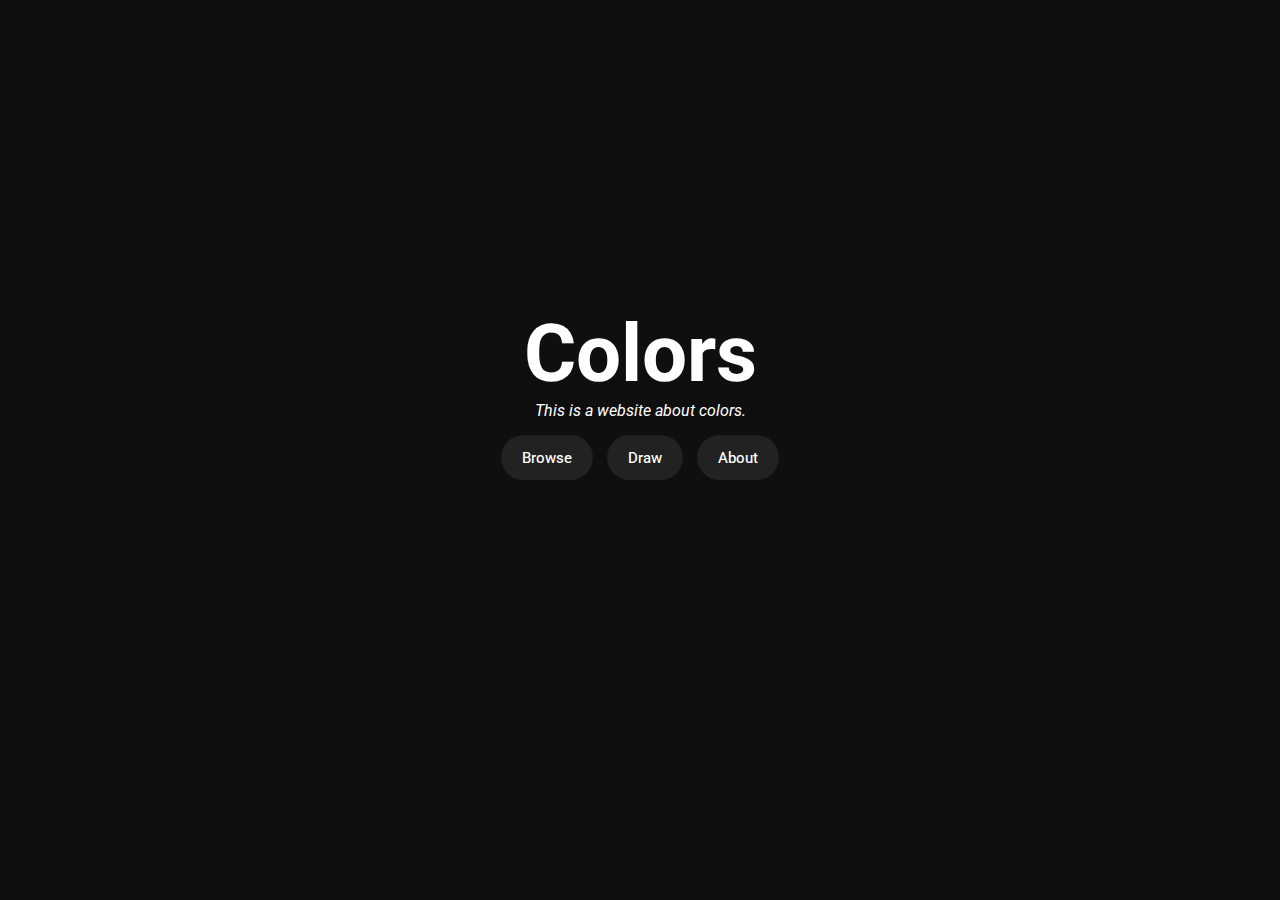
<file: index.html>
<!DOCTYPE html>
<html lang="en">
	<head>
		<meta charset="UTF-8" />
		<meta http-equiv="X-UA-Compatible" content="IE=edge" />
		<meta name="viewport" content="width=device-width, initial-scale=1.0" />
		<link rel="stylesheet" href="assets/style.css" />
		<link rel="stylesheet" href="assets/index.css" />
		<title>Colors</title>
	</head>

	<body>
		<div class="main">
			<div class="text">
				<h1>Colors</h1>
				<p>This is a website about colors.</p>
			</div>
			<div class="buttons">
				<button onclick="location.href='browse.html';">Browse</button>
				<button onclick="location.href='draw.html';">Draw</button>
				<button onclick="location.href='about.html';">About</button>
			</div>
		</div>
		<script src="assets/main.js"></script>
	</body>
</html>
</file>
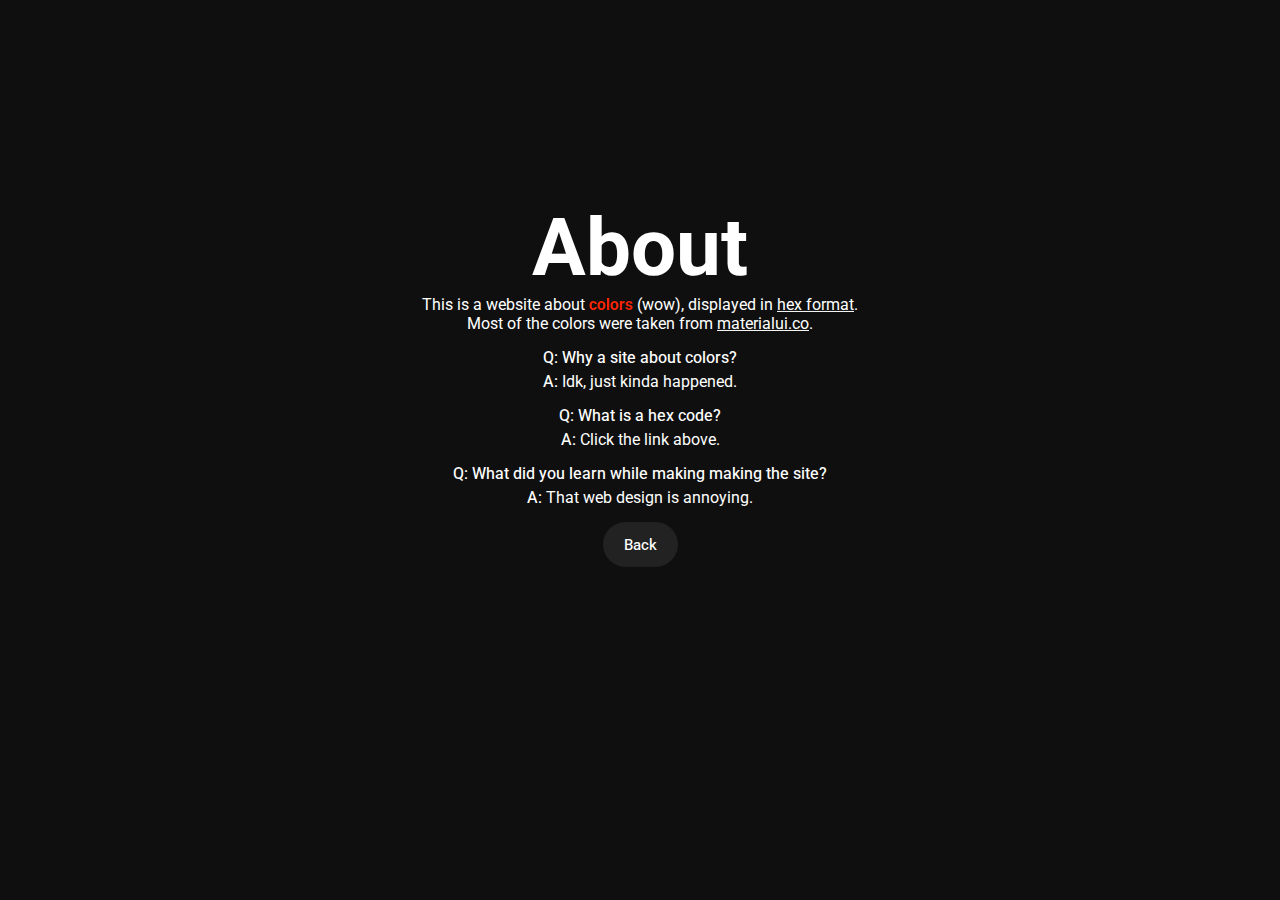
<file: about.html>
<!DOCTYPE html>
<html lang="en">
	<head>
		<meta charset="UTF-8" />
		<meta http-equiv="X-UA-Compatible" content="IE=edge" />
		<meta name="viewport" content="width=device-width, initial-scale=1.0" />
		<link rel="stylesheet" href="assets/style.css" />
		<link rel="stylesheet" href="assets/about.css" />
		<title>About - Colors</title>
	</head>

	<body>
		<div class="main">
			<div class="text">
				<h1>About</h1>
				<p>
					This is a website about <span class="rainbow">colors</span> (wow), displayed in
					<a href="https://opusdesign.us/wordcount/what-are-hex-codes-for-colors/">hex format</a>.<br />Most of the colors were taken from
					<a href="https://materialui.co/colors/">materialui.co</a>.
				</p>
				<p class="bold">Q: Why a site about colors?</p>
				<p><span class="bold">A:</span> Idk, just kinda happened.</p>
				<p class="bold">Q: What is a hex code?</p>
				<p><span class="bold">A:</span> Click the link above.</p>
				<p class="bold">Q: What did you learn while making making the site?</p>
				<p><span class="bold">A:</span> That web design is annoying.</p>
			</div>
			<div class="buttons">
				<button onclick="location.href='index.html';">Back</button>
			</div>
		</div>
		<script src="assets/main.js"></script>
	</body>
</html>
</file>
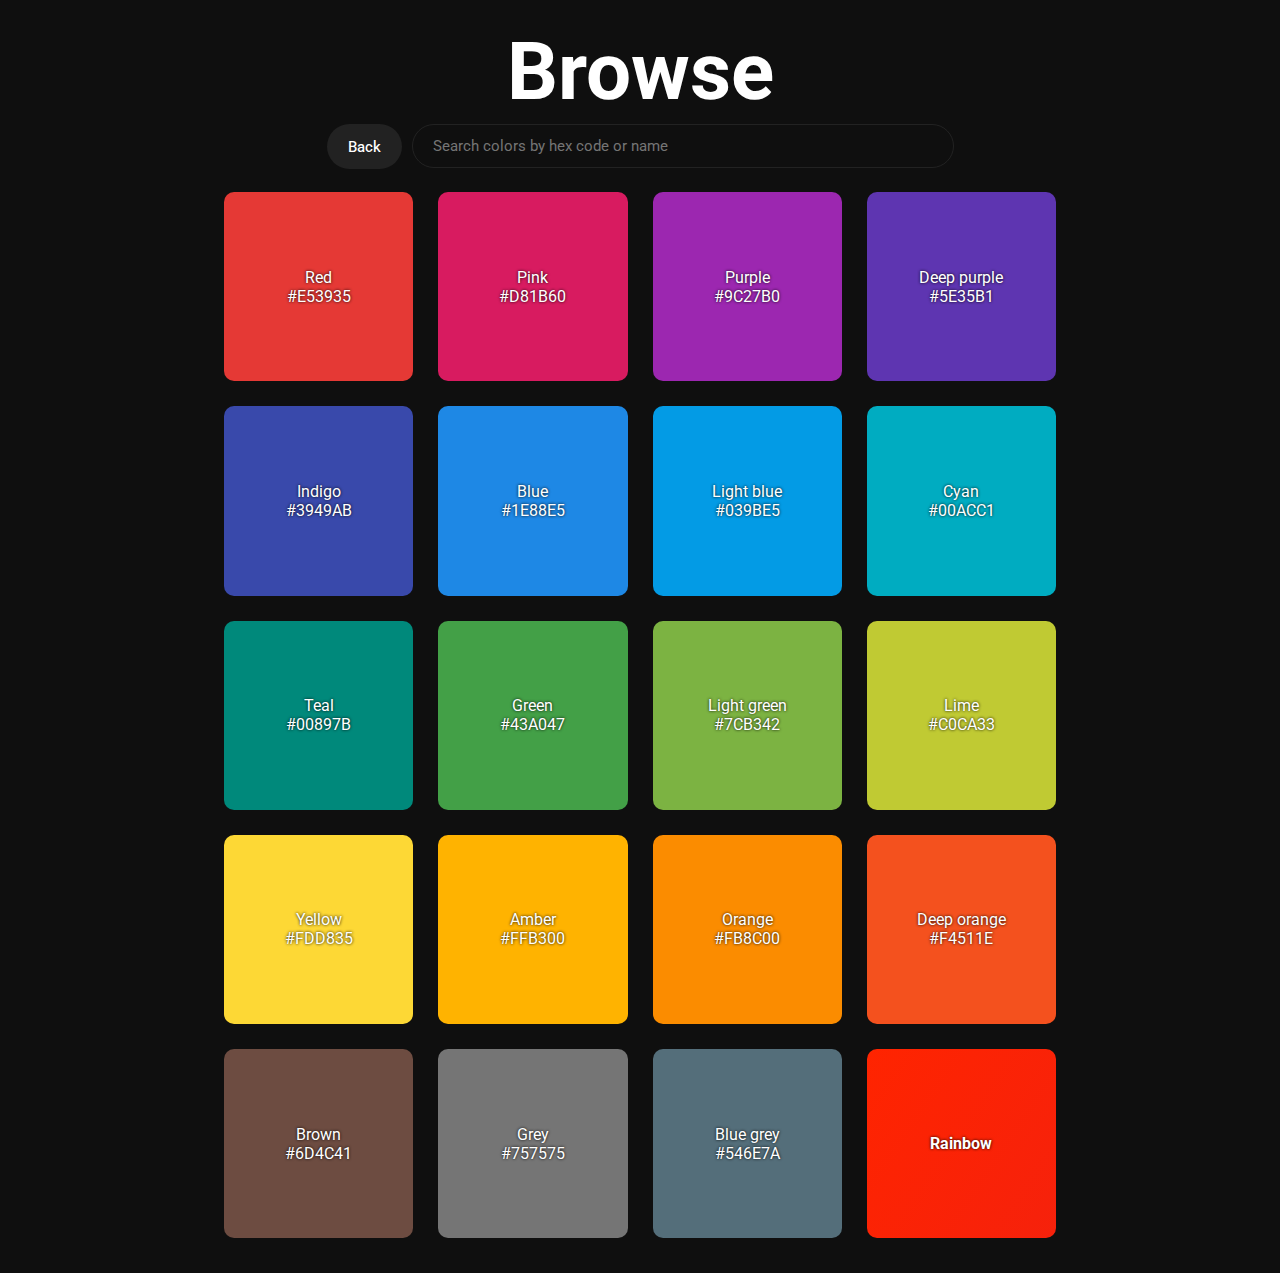
<file: browse.html>
<!DOCTYPE html>
<html lang="en">
	<head>
		<meta charset="UTF-8" />
		<meta http-equiv="X-UA-Compatible" content="IE=edge" />
		<meta name="viewport" content="width=device-width, initial-scale=1.0" />
		<link rel="stylesheet" href="assets/style.css" />
		<link rel="stylesheet" href="assets/browse.css" />
		<link rel="stylesheet" href="assets/colors.css" />
		<title>Browse - Colors</title>
	</head>

	<body>
		<h1>Browse</h1>
		<div class="top">
			<button onclick="location.href='index.html';">Back</button>
			<input type="text" class="search" id="search" placeholder="Search colors by hex code or name" />
		</div>
		<div class="grid" id="grid">
			<h2 class="no-results">No results :(</h2>
			<div class="grid-item red">
				<p>
					Red <br />
					#E53935
				</p>
			</div>
			<div class="grid-item pink">
				<p>
					Pink <br />
					#D81B60
				</p>
			</div>
			<div class="grid-item purple">
				<p>
					Purple <br />
					#9C27B0
				</p>
			</div>
			<div class="grid-item deep-purple">
				<p>
					Deep purple <br />
					#5E35B1
				</p>
			</div>
			<div class="grid-item indigo">
				<p>
					Indigo <br />
					#3949AB
				</p>
			</div>
			<div class="grid-item blue">
				<p>
					Blue <br />
					#1E88E5
				</p>
			</div>
			<div class="grid-item light-blue">
				<p>
					Light blue <br />
					#039BE5
				</p>
			</div>
			<div class="grid-item cyan">
				<p>
					Cyan <br />
					#00ACC1
				</p>
			</div>
			<div class="grid-item teal">
				<p>
					Teal <br />
					#00897B
				</p>
			</div>
			<div class="grid-item green">
				<p>
					Green <br />
					#43A047
				</p>
			</div>
			<div class="grid-item light-green">
				<p>
					Light green <br />
					#7CB342
				</p>
			</div>
			<div class="grid-item lime">
				<p>
					Lime <br />
					#C0CA33
				</p>
			</div>
			<div class="grid-item yellow">
				<p>
					Yellow <br />
					#FDD835
				</p>
			</div>

			<div class="grid-item amber">
				<p>
					Amber <br />
					#FFB300
				</p>
			</div>
			<div class="grid-item orange">
				<p>
					Orange <br />
					#FB8C00
				</p>
			</div>
			<div class="grid-item deep-orange">
				<p>
					Deep orange <br />
					#F4511E
				</p>
			</div>
			<div class="grid-item brown">
				<p>
					Brown <br />
					#6D4C41
				</p>
			</div>
			<div class="grid-item grey">
				<p>
					Grey <br />
					#757575
				</p>
			</div>
			<div class="grid-item blue-grey">
				<p>
					Blue grey <br />
					#546E7A
				</p>
			</div>
			<div class="grid-item rainbow">
				<p>Rainbow</p>
			</div>
		</div>
		<script src="assets/main.js"></script>
		<script src="assets/browse.js"></script>
	</body>
</html>
</file>
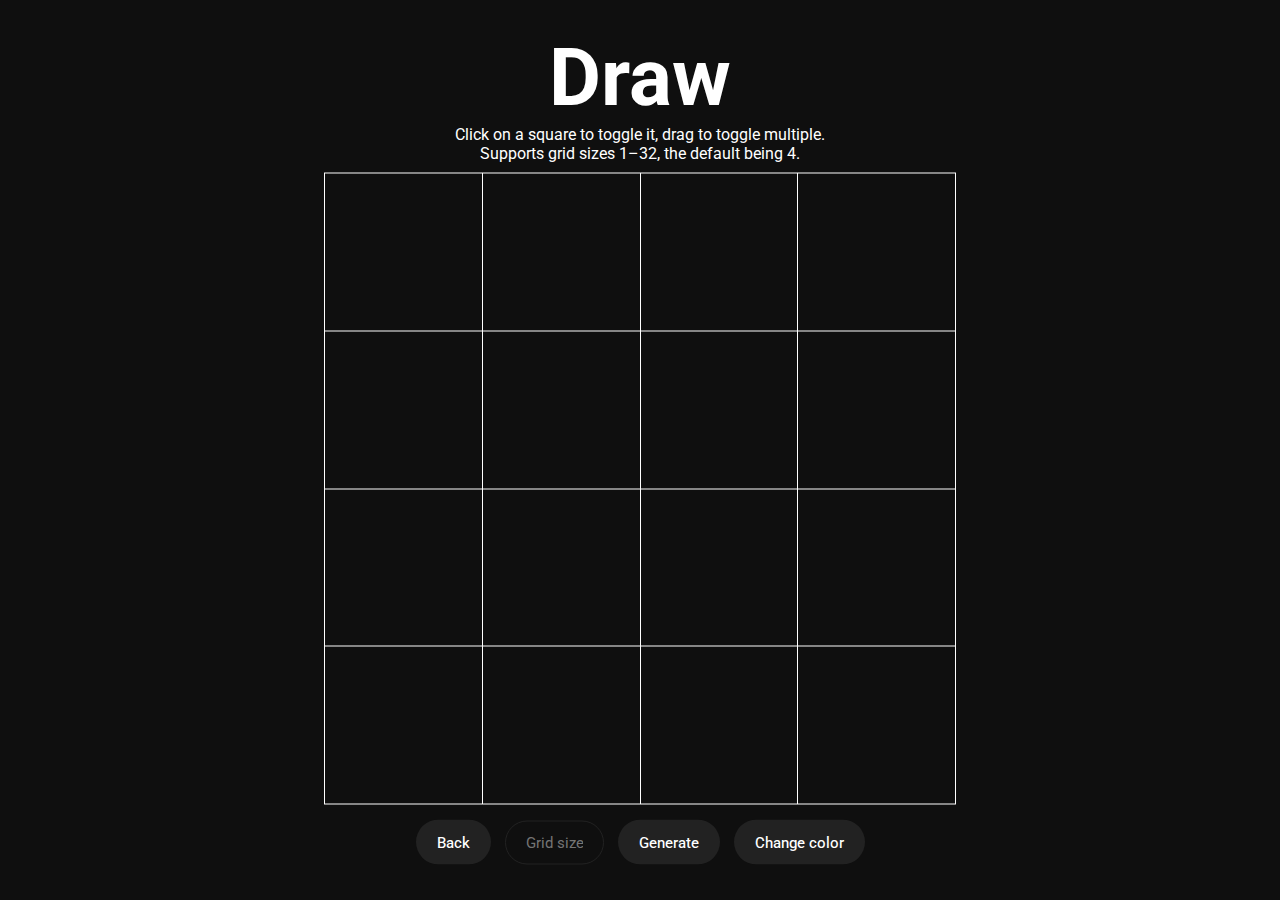
<file: draw.html>
<!DOCTYPE html>
<html lang="en">
	<head>
		<meta charset="UTF-8" />
		<meta http-equiv="X-UA-Compatible" content="IE=edge" />
		<meta name="viewport" content="width=device-width, initial-scale=1.0" />
		<link rel="stylesheet" href="assets/style.css" />
		<link rel="stylesheet" href="assets/colors.css" />
		<link rel="stylesheet" href="assets/draw.css" />
		<title>Draw - Colors</title>
	</head>

	<body>
		<div class="main">
			<div class="text">
				<h1>Draw</h1>
				<p>
					Click on a square to toggle it, drag to toggle multiple. <br />
					Supports grid sizes 1–32, the default being 4.
				</p>
			</div>
			<div class="grid white"></div>
			<div class="interactives">
				<button onclick="location.href='index.html';" id="generate">Back</button>
				<input type="number" placeholder="Grid size" id="grid-size-input" />
				<button onclick="generateGrid()">Generate</button>
				<button onclick="changeColor()">Change color</button>
			</div>
		</div>
		<script src="assets/main.js"></script>
		<script src="assets/draw.js"></script>
	</body>
</html>
</file>
<file: assets/style.css>
@import url("https://fonts.googleapis.com/css2?family=Roboto:ital,wght@0,300;0,400;0,500;0,700;1,300;1,400;1,500;1,700&display=swap");

:root {
	--bg-main: #0f0f0f;
	--bg-sec: #222222;
	--bg-ter: #3f3f3f;
	--bg-for: #535353;
	--button-click-border: #727272;
	--accent: #1e5eb6;
	--error: #e53935;
	--text: #ffffff;
	--grid-size: 8;
}

* {
	margin: 0;
	font-family: "Roboto", sans-serif;
}

textarea:focus,
input:focus {
	outline: none;
}

body {
	background-color: var(--bg-main);
	overflow: overlay;
	width: 100vw;
	height: 100vh;
}

h1,
p {
	color: var(--text);
}

h1 {
	font-size: 5em;
}

input {
	border-radius: 25px;
	width: calc(min(50%, 500px));
	height: 40px;
	margin: 5px;
	border: 1.5px solid var(--bg-sec);
	background-color: transparent;
	color: var(--text);
	font-size: 11pt;
	padding-inline: 20px;
}

input:focus {
	border: 1.5px solid #1e5eb6;
}

button {
	border-radius: 25px;
	width: fit-content;
	padding-inline: 20px;
	height: 45px;
	margin: 5px;
	border: none;
	text-align: center;
	background-color: var(--bg-sec);
	color: var(--text);
	font-weight: 450;
	font-size: 11pt;
	border: 1px solid transparent;
}

button:hover {
	cursor: pointer;
	background-color: var(--bg-ter);
}

button:active {
	background-color: var(--bg-for);
}

.text {
	text-align: center;
	max-width: 600px;
}

/* width */
::-webkit-scrollbar {
	width: 10px;
}

/* Track */
::-webkit-scrollbar-track {
	background: transparent;
}

/* Handle */
::-webkit-scrollbar-thumb {
	background: #292929;
	border-radius: 5px;
}

/* Handle on hover */
::-webkit-scrollbar-thumb:hover {
	background: var(--bg-ter);
}

.rainbow {
	font-weight: bold;
	background: linear-gradient(124deg, #ff2400, #e81d1d, #e8b71d, #e3e81d, #1de840, #1ddde8, #dd00f3, #dd00f3);
	background-size: 1800% 1800%;
	animation: rainbow 5s ease infinite;
}

.animate-button-press {
	animation: press 0.3s;
}

@keyframes rainbow {
	0% {
		background-position: 0% 82%;
	}

	50% {
		background-position: 100% 19%;
	}

	100% {
		background-position: 0% 82%;
	}
}

@keyframes press {
	0% {
		border: 1px solid transparent;
	}

	25% {
		border: 1px solid var(--button-click-border);
	}

	100% {
		border: 1px solid transparent;
	}
}
</file>
<file: assets/index.css>
.main {
	position: absolute;
	top: 45%;
	left: 50%;
	transform: translate(-50%, -55%);
	display: flex;
	flex-direction: column;
	justify-content: center;
	align-items: center;
	gap: 10px;
}

.text {
	text-align: center;
}

.text p {
	font-style: italic;
}
</file>
<file: assets/about.css>
.main {
	position: absolute;
	top: 45%;
	left: 50%;
	transform: translate(-50%, -55%);
	display: flex;
	flex-direction: column;
	justify-content: center;
	align-items: center;
	gap: 10px;
}

.text {
	text-align: center;
}

a {
	color: var(--text);
}

.bold {
	font-weight: 450;
	margin-top: 15px;
	margin-bottom: 5px;
}

.rainbow {
	-webkit-background-clip: text;
	-webkit-text-fill-color: transparent;
}

@keyframes rainbow {
	0% {
		background-position: 0% 82%;
	}

	50% {
		background-position: 100% 19%;
	}

	100% {
		background-position: 0% 82%;
	}
}
</file>
<file: assets/browse.css>
body {
	text-align: center;
}

h1 {
	margin-top: 25px;
}

.top {
	width: 100%;
	height: 48px;
	display: flex;
	justify-content: center;
}

.grid {
	margin-top: 25px;
	display: grid;
	grid-template-columns: repeat(4, 1fr);
	grid-template-rows: auto;
	gap: 25px;
	width: 65vw;
	margin-inline: auto;
	padding-bottom: 35px;
}

.grid-item {
	border-radius: 10px;
	display: flex;
	justify-content: center;
	align-items: center;
	color: var(text);
	text-shadow: 0px 0px 3px black;
}

.grid-item::before {
	content: "";
	display: block;
	height: 0;
	width: 0;
	padding-bottom: calc(1 / 1 * 100%);
}

.hidden {
	display: none;
}

.no-results {
	position: absolute;
	top: 50%;
	left: 50%;
	transform: translate(-50%, -50%);
	font-size: 2em;
	color: #3f3f3f;
	display: none;
}
</file>
<file: assets/colors.css>
.red {
	background-color: #e53935;
}

.pink {
	background-color: #d81b60;
}

.purple {
	background-color: #9c27b0;
}

.deep-purple {
	background-color: #5e35b1;
}

.indigo {
	background-color: #3949ab;
}

.blue {
	background-color: #1e88e5;
}

.light-blue {
	background-color: #039be5;
}

.cyan {
	background-color: #00acc1;
}

.teal {
	background-color: #00897b;
}

.green {
	background-color: #43a047;
}

.light-green {
	background-color: #7cb342;
}

.lime {
	background-color: #c0ca33;
}

.yellow {
	background-color: #fdd835;
}

.amber {
	background-color: #ffb300;
}

.orange {
	background-color: #fb8c00;
}

.deep-orange {
	background-color: #f4511e;
}

.brown {
	background-color: #6d4c41;
}

.grey {
	background-color: #757575;
}

.blue-grey {
	background-color: #546e7a;
}

.white {
	background-color: #ffffff;
}
</file>
<file: assets/draw.css>
@import url("https://fonts.googleapis.com/css2?family=Roboto:ital,wght@0,300;0,400;0,500;0,700;1,300;1,400;1,500;1,700&display=swap");

input {
	width: 57px;
}

input::-webkit-outer-spin-button,
input::-webkit-inner-spin-button {
	-webkit-appearance: none;
	margin: 0;
}

.main {
	position: absolute;
	top: 50%;
	left: 50%;
	transform: translate(-50%, -50%);
	display: flex;
	flex-direction: column;
	justify-content: center;
	align-items: center;
	gap: 10px;
}

.error {
	border-color: var(--error) !important;
}

.grid {
	display: grid;
	grid-template-columns: repeat(var(--grid-size), 1fr);
	grid-template-columns: repeat(var(--grid-size), 1fr);
	gap: 1px;
	height: 70vh;
	width: 70vh;
	margin-inline: auto;
	padding: 1px;
	user-select: none;
}

.grid div {
	background-color: var(--bg-main);
	transition: all ease 0.15s;
}

.grid div::before {
	content: "";
	display: block;
	height: 0;
	width: 0;
	padding-bottom: calc(1 / 1 * 100%);
}

.grid div:hover {
	cursor: pointer;
}

.transparent {
	background-color: transparent !important;
}
</file>
